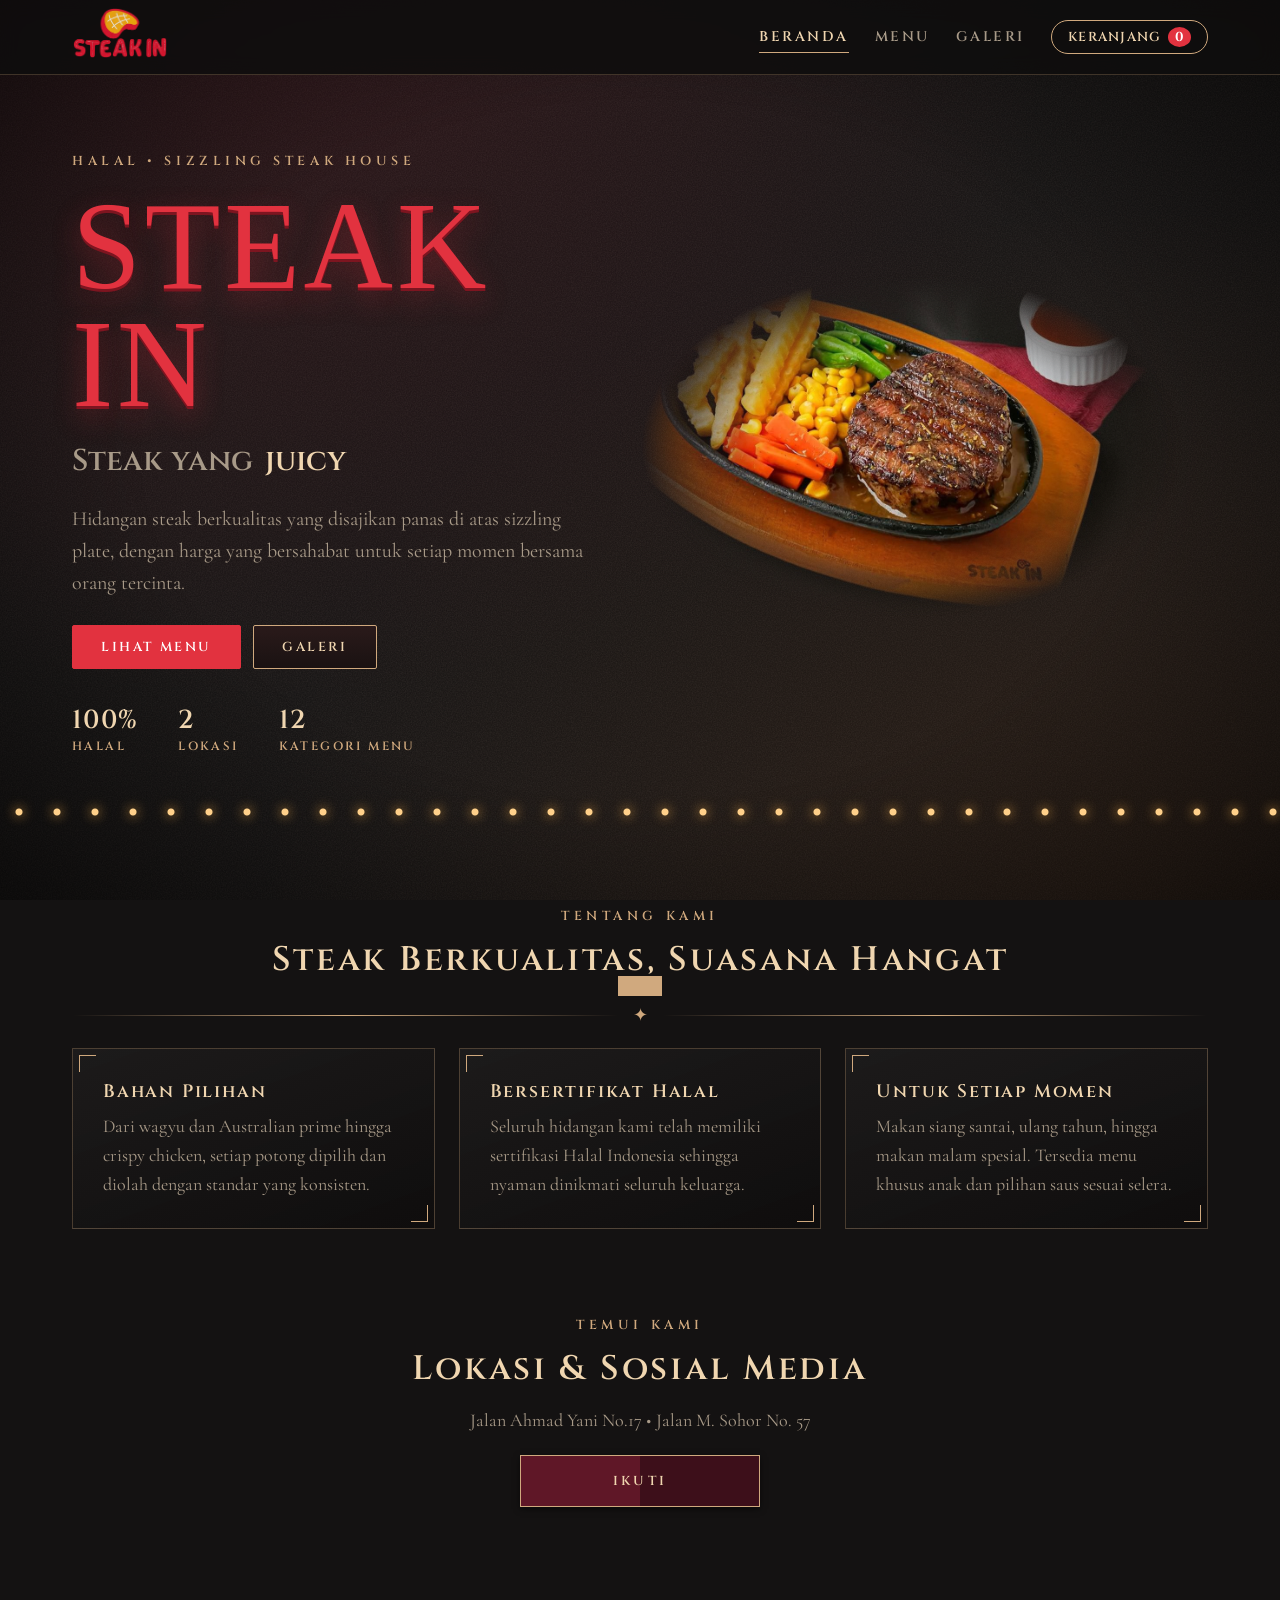
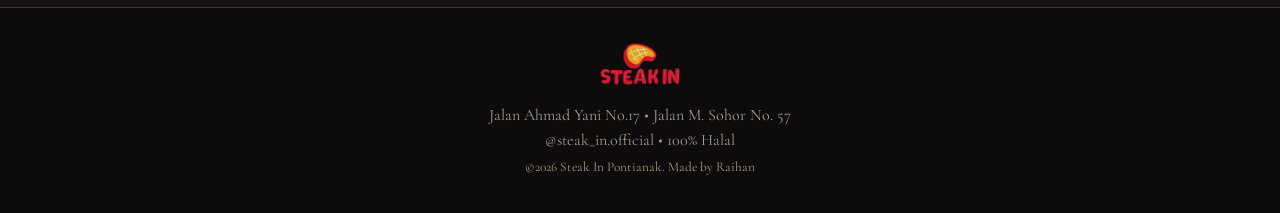
<file: index.html>
<!DOCTYPE html>
<html lang="id">
  <head>
    <meta charset="utf-8" />
    <meta name="viewport" content="width=device-width,initial-scale=1" />
    <title>Steak In</title>
    <link rel="icon" href="img/logo.png" />
    <link
      href="https://fonts.googleapis.com/css2?family=Chewy&family=Cinzel:wght@500;600&family=Cormorant+Garamond:wght@400;500;600&display=swap"
      rel="stylesheet"
    />
    <link rel="stylesheet" href="css/style.css" />
  </head>
  <body data-page="home">
    <main>
      <section class="hero">
        <div class="wrap">
          <div>
            <span class="eyebrow">Halal • Sizzling Steak House</span>
            <h1 class="logo-font">STEAK IN</h1>
            <div class="spin">
              <span>Steak yang</span>
              <div class="words">
                <span class="word">juicy</span><span class="word">crispy</span
                ><span class="word">premium</span
                ><span class="word">sizzling</span
                ><span class="word">juicy</span>
              </div>
            </div>
            <p class="lead">
              Hidangan steak berkualitas yang disajikan panas di atas sizzling
              plate, dengan harga yang bersahabat untuk setiap momen bersama
              orang tercinta.
            </p>
            <a class="btn solid" href="menu.html">Lihat Menu</a> &nbsp;
            <a class="btn" href="gallery.html">Galeri</a>
            <div class="stats">
              <div><b>100%</b>Halal</div>
              <div><b>2</b>Lokasi</div>
              <div><b>12</b>Kategori Menu</div>
            </div>
          </div>
          <div class="heroimg">
            <img src="img/hero.jpg" alt="Sizzling steak" />
          </div>
        </div>
      </section>
      <div class="lights"></div>
      <section class="sec">
        <div class="wrap">
          <div style="text-align: center">
            <span class="eyebrow">Tentang Kami</span>
            <h2>Steak Berkualitas, Suasana Hangat</h2>
            <div class="orn">✦</div>
          </div>
          <div class="grid3">
            <div class="box">
              <h3>Bahan Pilihan</h3>
              <p>
                Dari wagyu dan Australian prime hingga crispy chicken, setiap
                potong dipilih dan diolah dengan standar yang konsisten.
              </p>
            </div>
            <div class="box">
              <h3>Bersertifikat Halal</h3>
              <p>
                Seluruh hidangan kami telah memiliki sertifikasi Halal Indonesia
                sehingga nyaman dinikmati seluruh keluarga.
              </p>
            </div>
            <div class="box">
              <h3>Untuk Setiap Momen</h3>
              <p>
                Makan siang santai, ulang tahun, hingga makan malam spesial.
                Tersedia menu khusus anak dan pilihan saus sesuai selera.
              </p>
            </div>
          </div>
        </div>
      </section>
      <section class="sec" style="padding-top: 0">
        <div class="wrap" style="text-align: center">
          <span class="eyebrow">Temui Kami</span>
          <h2>Lokasi &amp; Sosial Media</h2>
          <p style="color: var(--mu)">
            Jalan Ahmad Yani No.17 • Jalan M. Sohor No. 57
          </p>
          <div class="social">
            <span>IKUTI</span>
            <a
              href="https://instagram.com/steak_in.official"
              target="_blank"
              title="Instagram"
              ><svg viewBox="0 0 24 24">
                <rect x="3" y="3" width="18" height="18" rx="5" />
                <circle cx="12" cy="12" r="4" />
                <circle cx="17.5" cy="6.5" r=".6" /></svg
            ></a>
            <a href="#" title="Lokasi"
              ><svg viewBox="0 0 24 24">
                <path d="M12 21s-7-6.2-7-11a7 7 0 0114 0c0 4.8-7 11-7 11z" />
                <circle cx="12" cy="10" r="2.5" /></svg
            ></a>
            <a href="#" title="Telepon"
              ><svg viewBox="0 0 24 24">
                <path
                  d="M5 4h4l2 5-2.5 1.5a11 11 0 005 5L15 13l5 2v4a2 2 0 01-2 2A16 16 0 013 6a2 2 0 012-2z"
                /></svg
            ></a>
          </div>
        </div>
      </section>
    </main>
    <script src="js/config.js"></script>
    <script src="js/common.js"></script>
  </body>
</html>
</file>
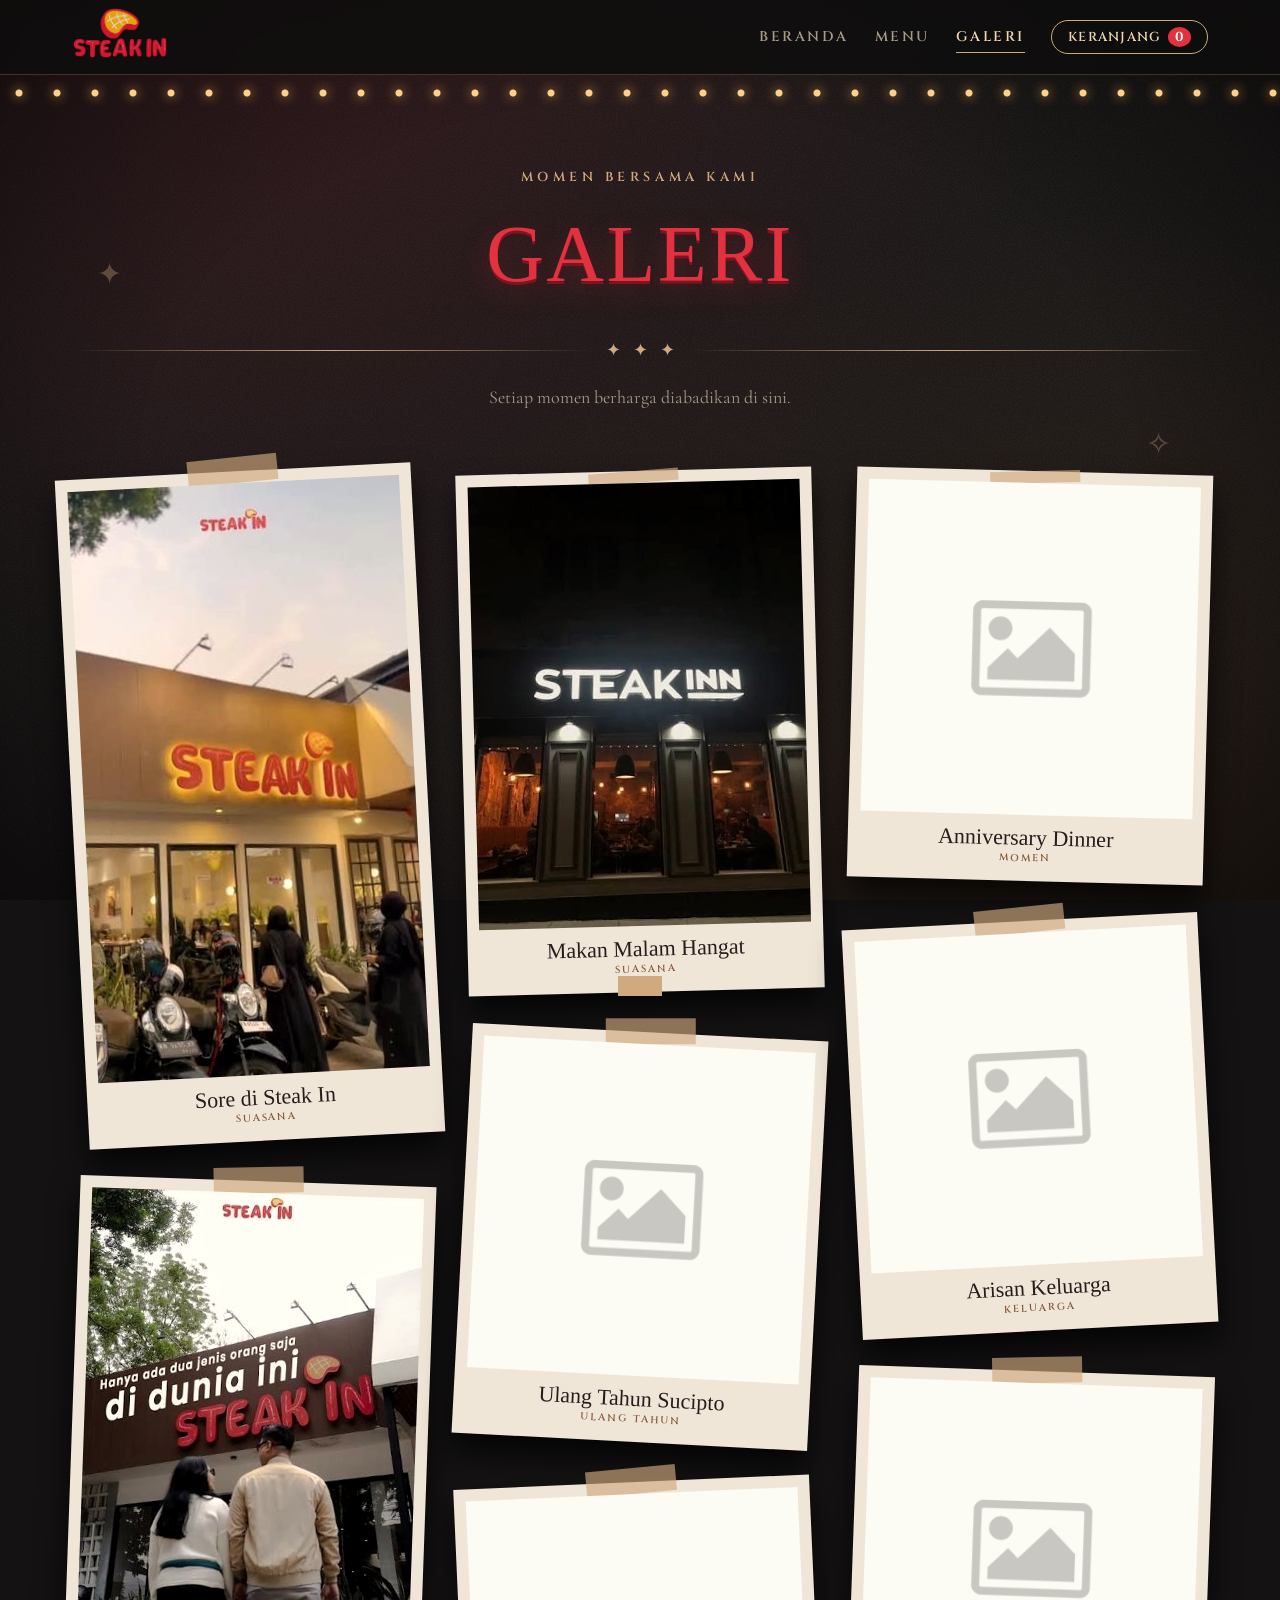
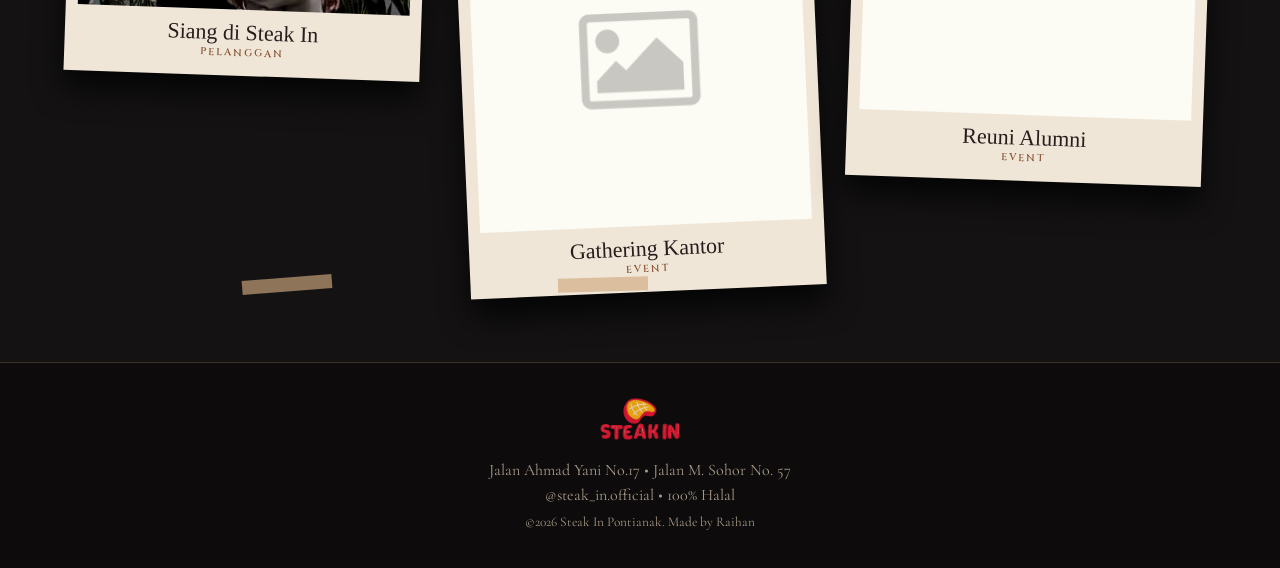
<file: gallery.html>
<!DOCTYPE html>
<html lang="id">
  <head>
    <meta charset="utf-8" />
    <meta name="viewport" content="width=device-width,initial-scale=1" />
    <title>Galeri</title>
    <link rel="icon" href="img/logo.png" />
    <link
      href="https://fonts.googleapis.com/css2?family=Chewy&family=Cinzel:wght@500;600&family=Cormorant+Garamond:wght@400;500;600&display=swap"
      rel="stylesheet"
    />
    <link rel="stylesheet" href="css/style.css" />
  </head>
  <body data-page="gallery">
    <div class="lights"></div>
    <main class="wrap">
      <span class="sp" style="left: 4%; top: 150px">✦</span
      ><span class="sp" style="right: 5%; top: 320px; animation-delay: 1s"
        >✧</span
      >
      <div class="ph">
        <span class="eyebrow">Momen Bersama Kami</span>
        <h1 class="logo-font">GALERI</h1>
        <div class="orn">✦ &nbsp; ✦ &nbsp; ✦</div>
        <p style="color: var(--mu); max-width: 560px; margin: auto">
          Setiap momen berharga diabadikan di sini.
        </p>
      </div>
      <div class="pol" id="polaroid-list"></div>
    </main>
    <div class="lb" id="lightbox"></div>
    <script src="js/config.js"></script>
    <script src="js/gallery-data.js"></script>
    <script src="js/common.js"></script>
    <script src="js/gallery-page.js"></script>
  </body>
</html>
</file>
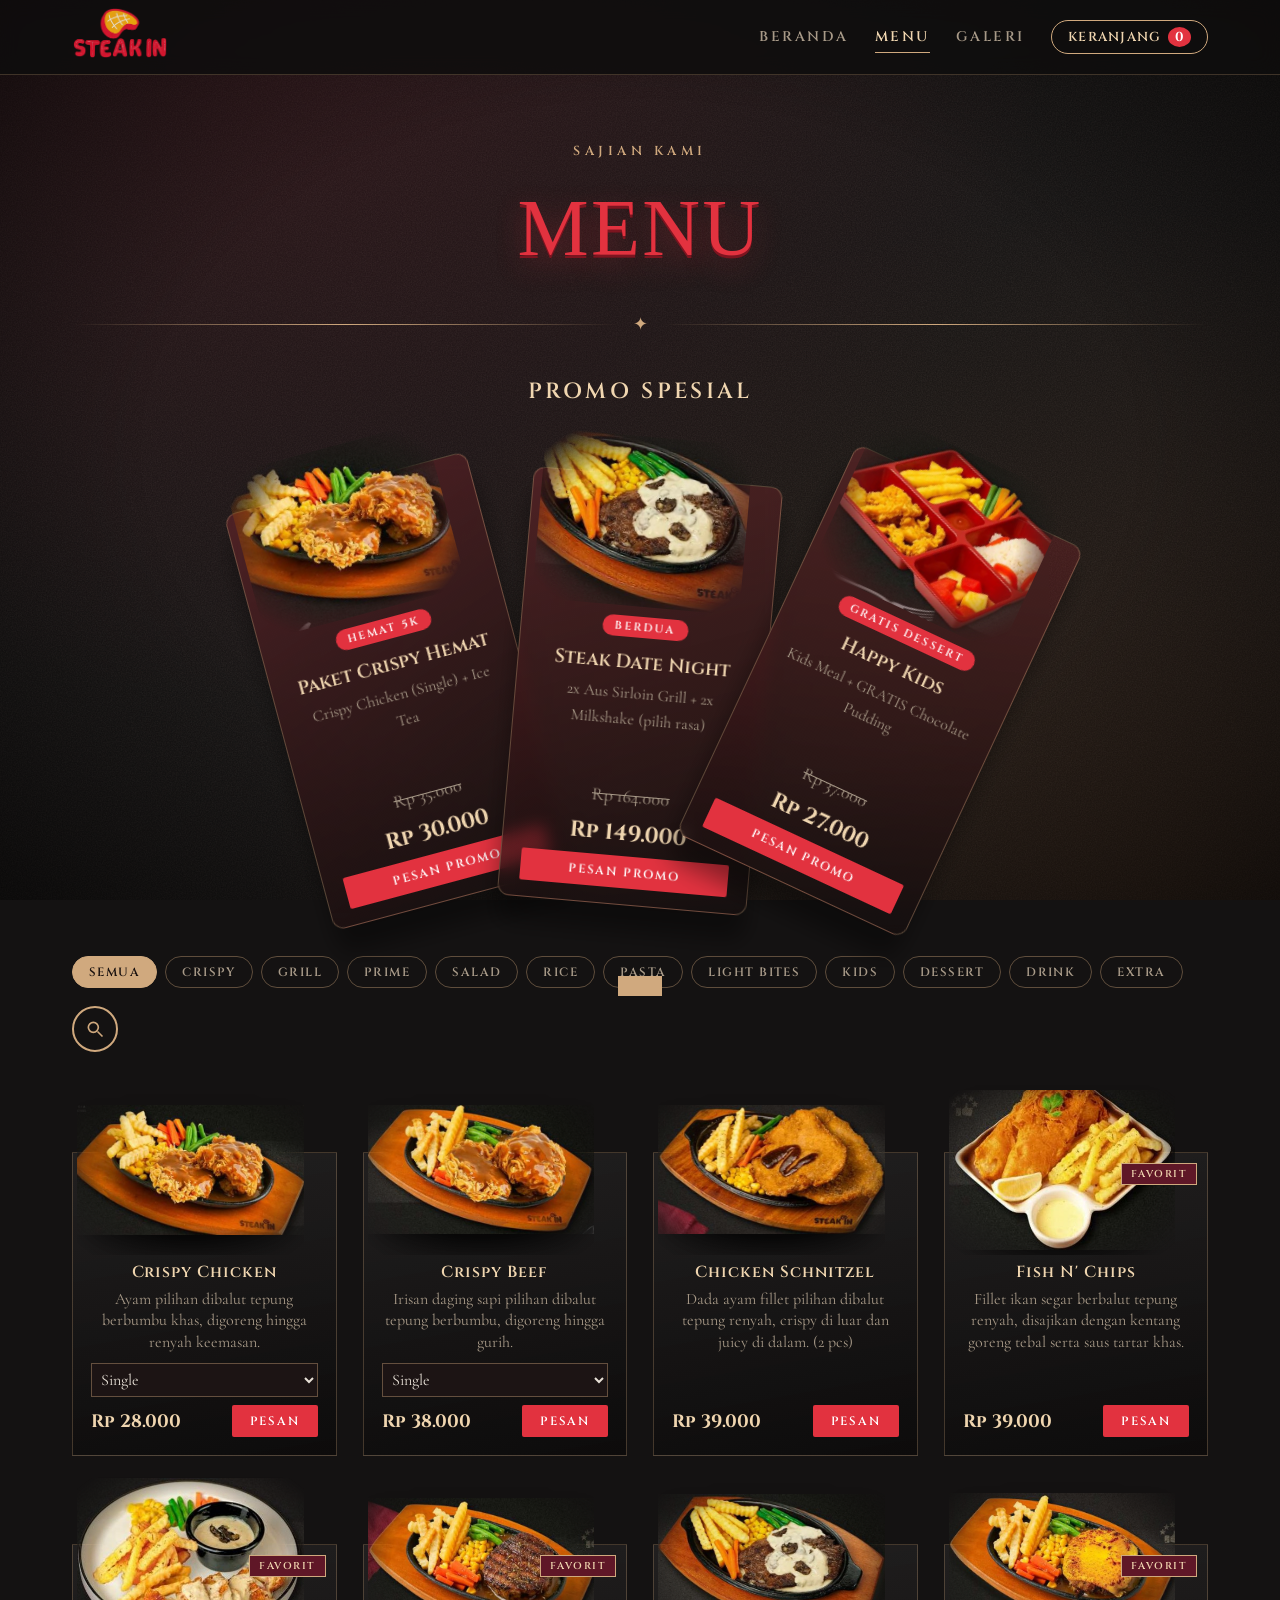
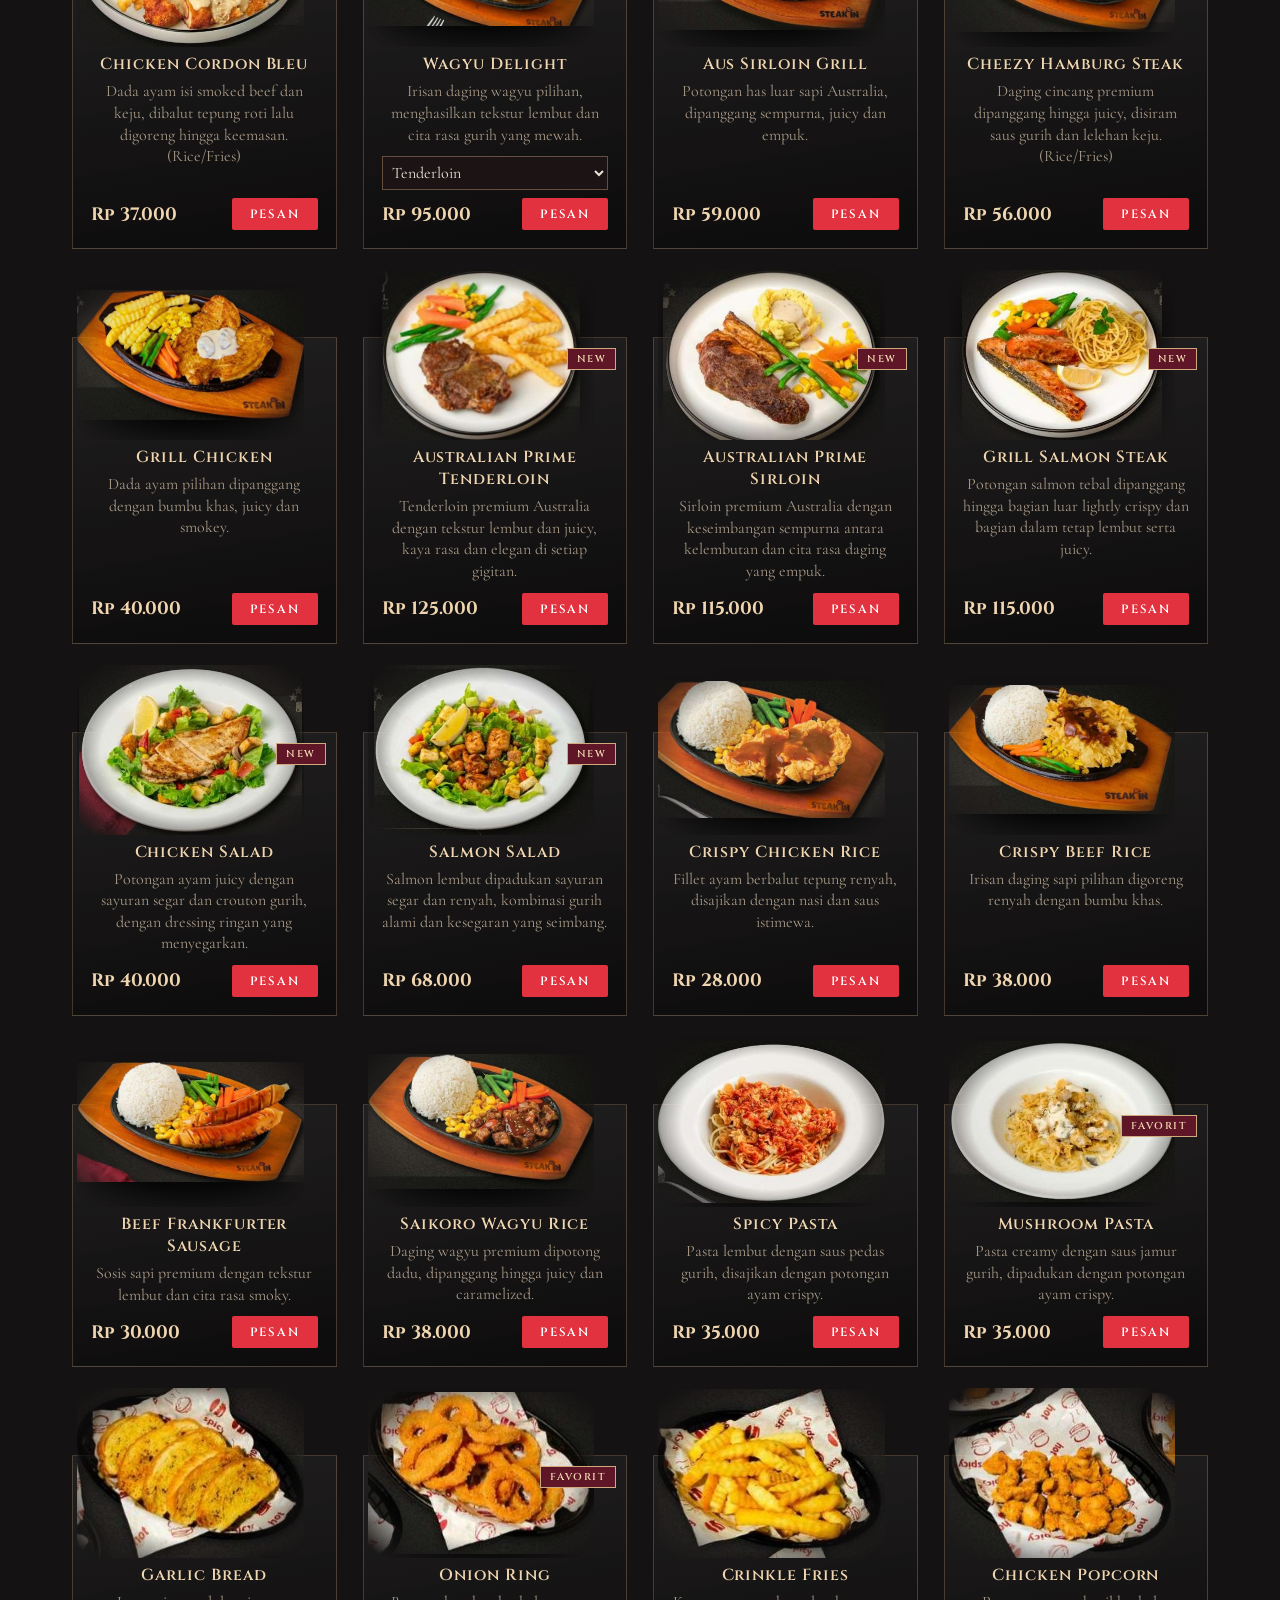
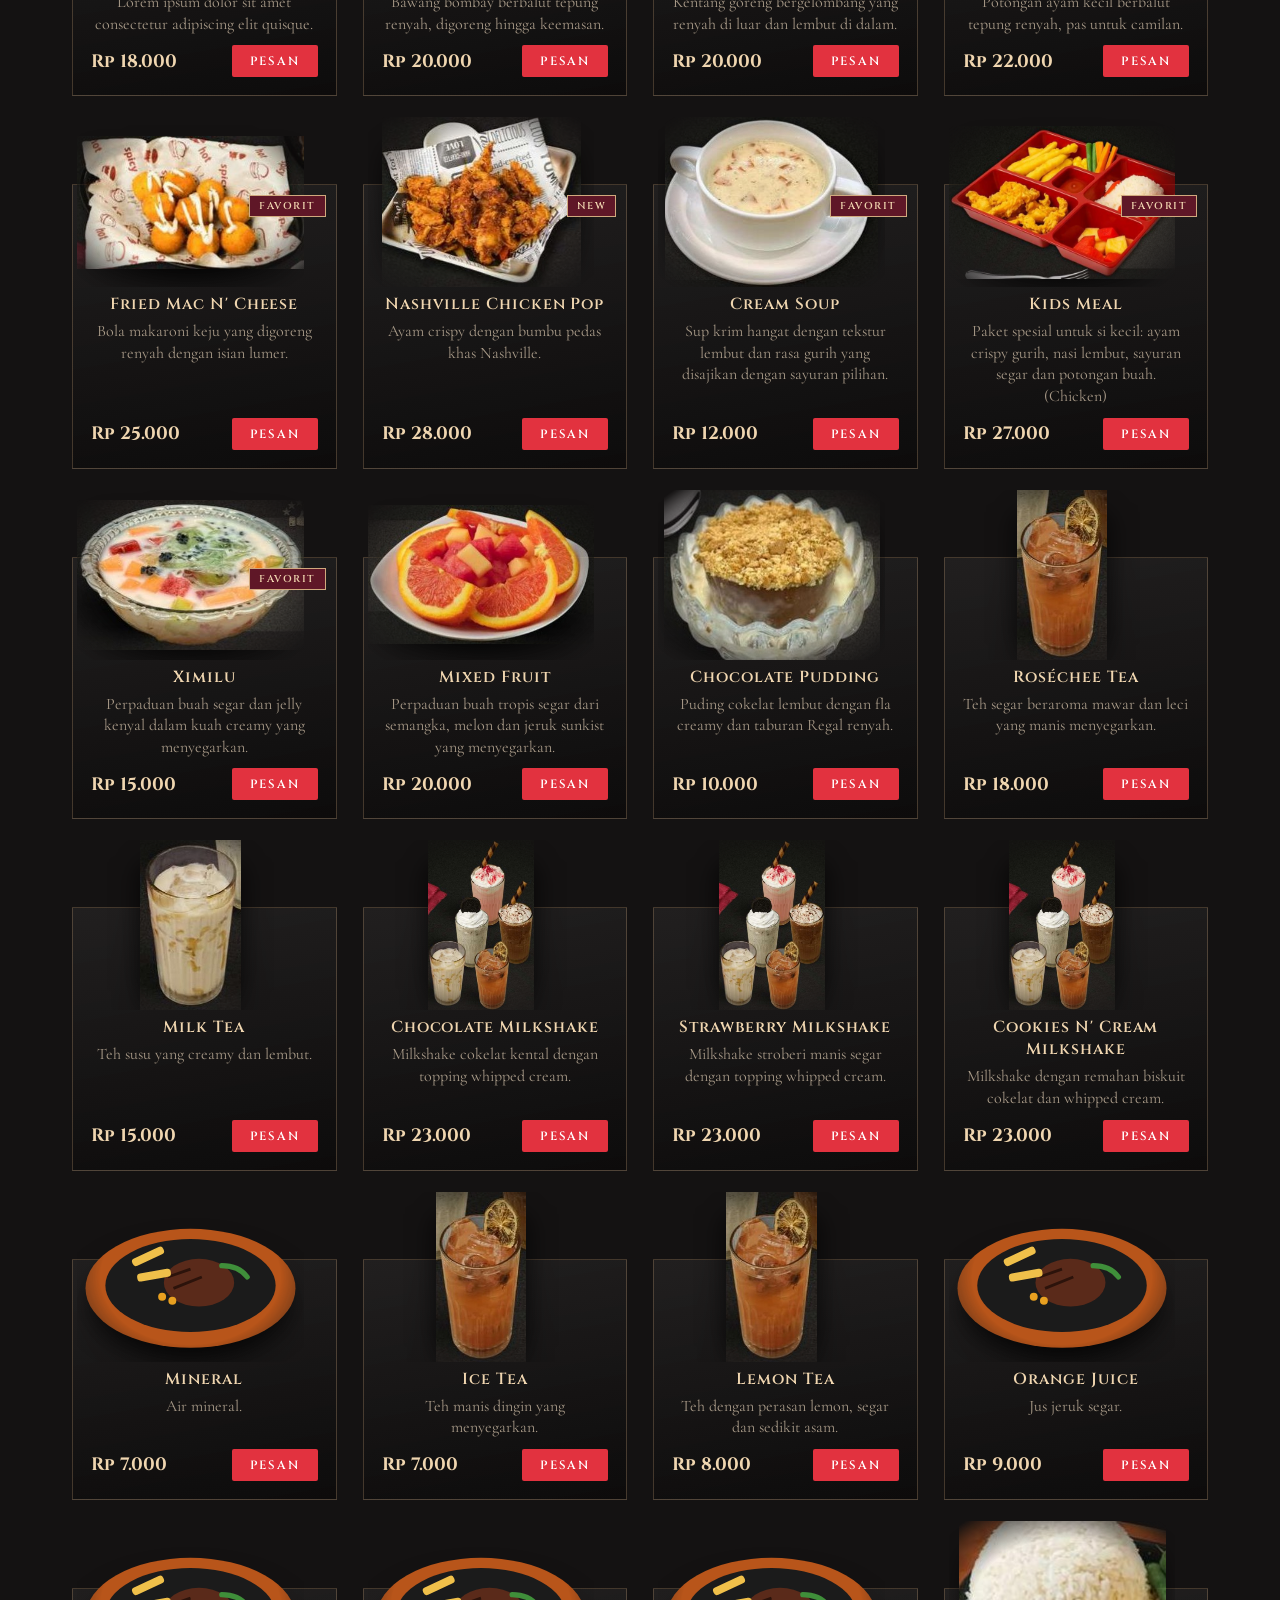
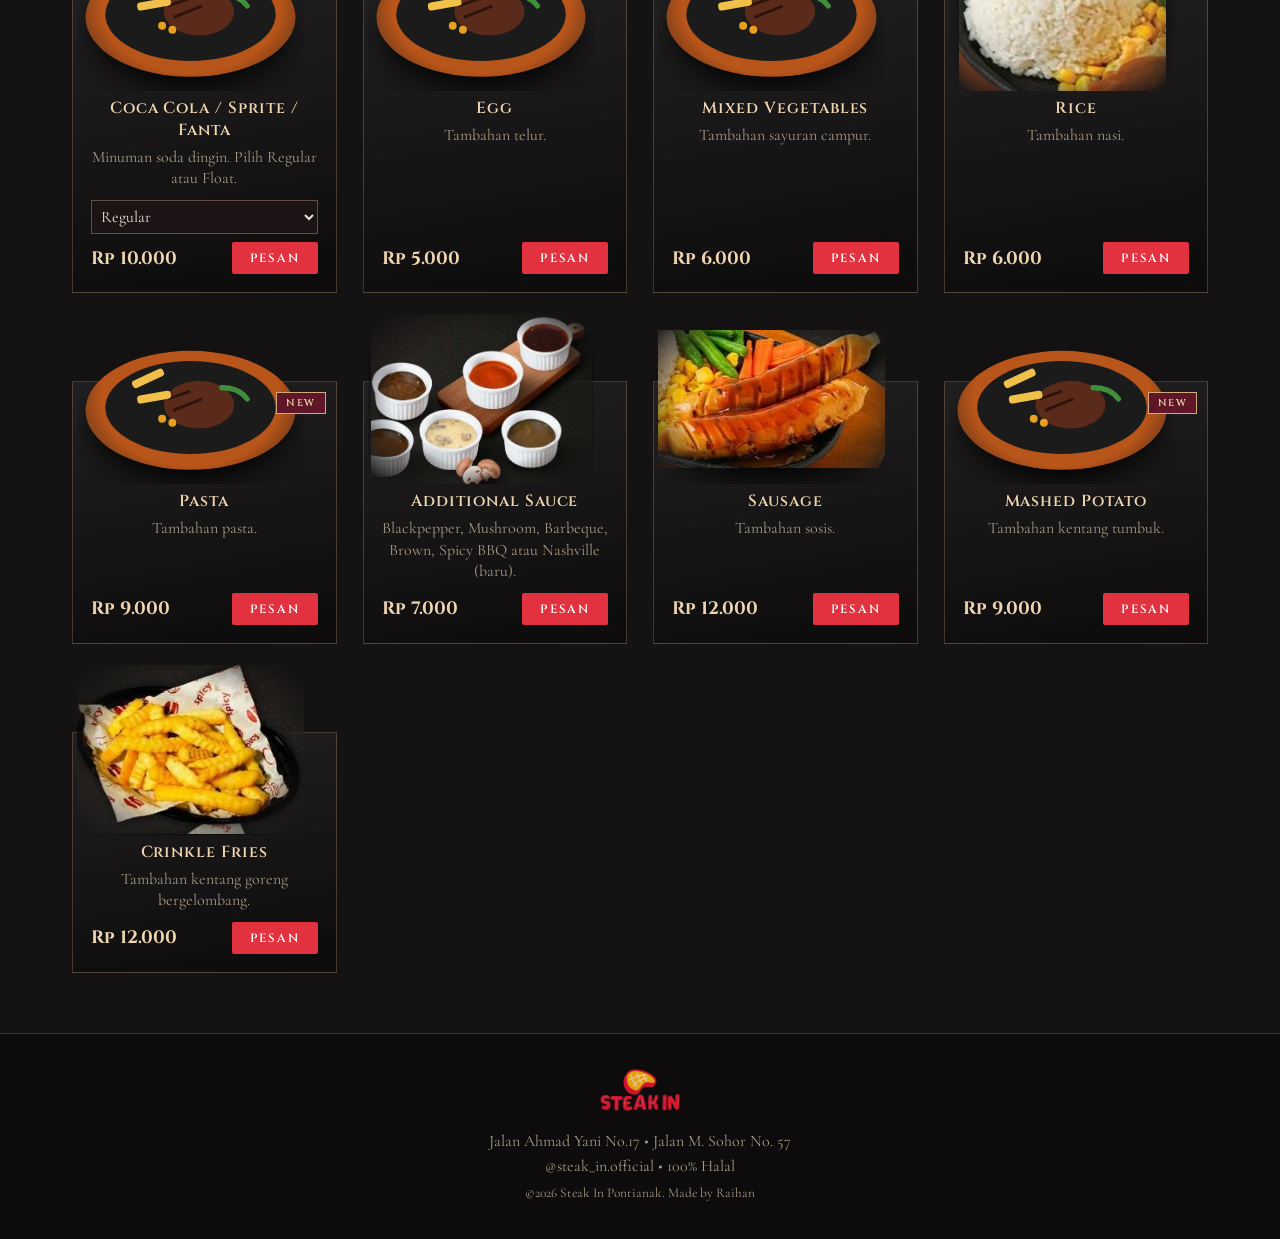
<file: menu.html>
<!DOCTYPE html>
<html lang="id">
  <head>
    <meta charset="utf-8" />
    <meta name="viewport" content="width=device-width,initial-scale=1" />
    <title>Menu</title>
    <link rel="icon" href="img/logo.png" />
    <link
      href="https://fonts.googleapis.com/css2?family=Chewy&family=Cinzel:wght@500;600&family=Cormorant+Garamond:wght@400;500;600&display=swap"
      rel="stylesheet"
    />
    <link rel="stylesheet" href="css/style.css" />
  </head>
  <body data-page="menu">
    <main class="wrap">
      <div class="ph">
        <span class="eyebrow">Sajian Kami</span>
        <h1 class="logo-font">MENU</h1>
        <div class="orn">✦</div>
      </div>
      <h2
        style="
          font: 600 22px var(--sf);
          color: var(--gold2);
          letter-spacing: 0.15em;
          text-align: center;
        "
      >
        PROMO SPESIAL
      </h2>
      <div class="promos" id="promo-list"></div>
      <div class="tools"><div class="chips" id="category-chips"></div></div>
      <div class="search">
        <label class="search-box"
          ><input
            id="search-input"
            type="search"
            placeholder="Cari menu favorit Anda..."
            aria-label="Cari menu" /><svg viewBox="0 0 24 24">
            <circle cx="10" cy="10" r="6" />
            <path d="M15 15l6 6" /></svg
        ></label>
      </div>
      <div class="menu" id="menu-list"></div>
    </main>
    <script src="js/config.js"></script>
    <script src="js/menu-data.js"></script>
    <script src="js/promo-data.js"></script>
    <script src="js/common.js"></script>
    <script src="js/menu-page.js"></script>
  </body>
</html>
</file>
<file: css/style.css>
:root {
  --bg: #131111;
  --gold: #d0a97e;
  --gold2: #f0d6b0;
  --red: #e2323f;
  --wood: #c4621a;
  --burg: #5f1727;
  --tx: #e9e2d8;
  --mu: #a89a88;
  --hf: "Chewy", "Comic Sans MS", cursive;
  --sf: "Cinzel", Georgia, serif;
  --bf: "Cormorant Garamond", Georgia, serif;
}
* {
  box-sizing: border-box;
  margin: 0;
}
html {
  scroll-behavior: smooth;
}
body {
  color: var(--tx);
  font: 18px/1.6 var(--bf);
  min-height: 100vh;
  background: radial-gradient(
      ellipse at 20% 0,
      rgba(140, 30, 50, 0.2),
      transparent 55%
    ),
    radial-gradient(
      ellipse at 90% 100%,
      rgba(196, 98, 26, 0.1),
      transparent 55%
    ),
    url("data:image/svg+xml,%3Csvg xmlns='http://www.w3.org/2000/svg' width='220' height='220'%3E%3Cfilter id='n'%3E%3CfeTurbulence type='fractalNoise' baseFrequency='.8' numOctaves='3' stitchTiles='stitch'/%3E%3CfeColorMatrix values='0 0 0 0 .8 0 0 0 0 .7 0 0 0 0 .6 0 0 0 .09 0'/%3E%3C/filter%3E%3Crect width='100%25' height='100%25' filter='url(%23n)'/%3E%3C/svg%3E"),
    #141212;
  background-attachment: fixed;
}
body::after {
  content: "";
  position: fixed;
  inset: 0;
  pointer-events: none;
  background: radial-gradient(
    ellipse at center,
    transparent 55%,
    rgba(0, 0, 0, 0.55)
  );
  z-index: 0;
}
a {
  color: inherit;
  text-decoration: none;
}
button {
  font: inherit;
  cursor: pointer;
}
img {
  max-width: 100%;
}
.wrap {
  max-width: 1180px;
  margin: auto;
  padding: 0 22px;
  position: relative;
  z-index: 1;
}
.nav {
  position: sticky;
  top: 0;
  z-index: 50;
  background: rgba(15, 13, 13, 0.85);
  backdrop-filter: blur(10px);
  border-bottom: 1px solid rgba(208, 169, 126, 0.25);
}
.nav .wrap {
  display: flex;
  align-items: center;
  gap: 26px;
  height: 74px;
}
.nav img.lg {
  height: 52px;
}
.links {
  display: flex;
  gap: 26px;
  margin-left: auto;
  font: 600 14px var(--sf);
  letter-spacing: 0.18em;
  text-transform: uppercase;
}
.links a {
  padding: 6px 0;
  border-bottom: 1px solid transparent;
  color: var(--mu);
  transition: 0.3s;
}
.links a:hover,
.links a.on {
  color: var(--gold2);
  border-color: var(--gold);
}
.cartbtn {
  background: none;
  border: 1px solid var(--gold);
  color: var(--gold2);
  border-radius: 30px;
  padding: 7px 16px;
  font: 600 13px var(--sf);
  letter-spacing: 0.1em;
}
.cartbtn b {
  background: var(--red);
  color: #fff;
  border-radius: 50%;
  padding: 1px 7px;
  margin-left: 6px;
}
h1,
h2,
h3 {
  font-weight: 400;
}
.logo-font {
  font-family: var(--hf);
  color: var(--red);
  text-shadow: 0 3px 0 #7d1520, 0 10px 28px rgba(226, 50, 63, 0.35);
  letter-spacing: 0.03em;
}
.eyebrow {
  font: 600 13px var(--sf);
  letter-spacing: 0.35em;
  color: var(--gold);
  text-transform: uppercase;
}
.sec {
  padding: 80px 0;
}
.sec h2 {
  font: 600 34px var(--sf);
  color: var(--gold2);
  letter-spacing: 0.08em;
  margin: 8px 0 14px;
}
.orn {
  display: flex;
  align-items: center;
  gap: 14px;
  color: var(--gold);
  margin: 18px 0;
}
.orn::before,
.orn::after {
  content: "";
  flex: 1;
  height: 1px;
  background: linear-gradient(90deg, transparent, var(--gold), transparent);
}
.hero {
  padding: 70px 0 40px;
}
.hero .wrap {
  display: grid;
  grid-template-columns: 1.05fr 1fr;
  gap: 30px;
  align-items: center;
}
.hero h1 {
  font-size: clamp(64px, 10vw, 124px);
  line-height: 0.95;
  margin: 14px 0;
}
.spin {
  display: flex;
  align-items: center;
  gap: 0.4em;
  font: 600 clamp(20px, 3vw, 30px) var(--sf);
  color: var(--mu);
  height: 1.6em;
}
.words {
  height: 1.35em;
  overflow: hidden;
  position: relative;
}
.words::after {
  content: "";
  position: absolute;
  inset: 0;
  background: transparent;
  z-index: 2;
}
.word {
  display: block;
  height: 1.6em;
  color: var(--gold2);
  animation: sp 8s infinite;
}
@keyframes sp {
  8% {
    transform: translateY(-102%);
  }
  25% {
    transform: translateY(-100%);
  }
  33% {
    transform: translateY(-202%);
  }
  50% {
    transform: translateY(-200%);
  }
  58% {
    transform: translateY(-302%);
  }
  75% {
    transform: translateY(-300%);
  }
  83% {
    transform: translateY(-402%);
  }
  100% {
    transform: translateY(-400%);
  }
}
.lead {
  color: var(--mu);
  max-width: 520px;
  margin: 18px 0 26px;
  font-size: 20px;
}
.btn {
  display: inline-block;
  border: 1px solid var(--gold);
  color: var(--gold2);
  padding: 12px 28px;
  font: 600 13px var(--sf);
  letter-spacing: 0.2em;
  text-transform: uppercase;
  background: linear-gradient(#2a1a1a, #1a1212);
  transition: 0.3s;
  border-radius: 2px;
}
.btn:hover {
  background: var(--red);
  border-color: var(--red);
  color: #fff;
  box-shadow: 0 8px 24px rgba(226, 50, 63, 0.35);
}
.btn.solid {
  background: var(--red);
  border-color: var(--red);
  color: #fff;
}
.heroimg {
  position: relative;
  animation: fl 6s ease-in-out infinite;
}
.heroimg img {
  width: 110%;
  margin-left: -5%;
  -webkit-mask: radial-gradient(
    ellipse 50% 50% at 50% 50%,
    #000 55%,
    transparent 100%
  );
  mask: radial-gradient(ellipse 50% 50% at 50% 50%, #000 55%, transparent 100%);
  filter: drop-shadow(0 30px 40px #000);
}
@keyframes fl {
  50% {
    transform: translateY(-12px);
  }
}
.stats {
  display: flex;
  gap: 40px;
  margin-top: 34px;
  font: 600 12px var(--sf);
  letter-spacing: 0.2em;
  color: var(--gold);
  text-transform: uppercase;
}
.stats b {
  display: block;
  font: 600 26px var(--sf);
  color: var(--gold2);
  letter-spacing: 0.05em;
}
.grid3 {
  display: grid;
  grid-template-columns: repeat(auto-fit, minmax(260px, 1fr));
  gap: 24px;
}
.box {
  border: 1px solid rgba(208, 169, 126, 0.3);
  background: linear-gradient(
    160deg,
    rgba(255, 255, 255, 0.04),
    rgba(0, 0, 0, 0.25)
  );
  padding: 30px;
  position: relative;
}
.box h3 {
  font: 600 18px var(--sf);
  color: var(--gold2);
  letter-spacing: 0.1em;
  margin-bottom: 8px;
}
.box p {
  color: var(--mu);
}
.box::before,
.box::after {
  content: "";
  position: absolute;
  width: 16px;
  height: 16px;
  border: 1px solid var(--gold);
}
.box::before {
  top: 6px;
  left: 6px;
  border-right: 0;
  border-bottom: 0;
}
.box::after {
  bottom: 6px;
  right: 6px;
  border-left: 0;
  border-top: 0;
}
.social {
  position: relative;
  display: flex;
  height: 52px;
  width: 240px;
  background: #221616;
  overflow: hidden;
  margin: 20px auto;
  box-shadow: 0 2px 6px #0008;
  transition: 0.3s;
  border: 1px solid var(--gold);
}
.social::before,
.social::after {
  content: "";
  position: absolute;
  width: 50%;
  height: 100%;
  transition: 0.25s linear;
  z-index: 1;
}
.social::before {
  left: 0;
  background: var(--burg);
}
.social::after {
  right: 0;
  background: #3d0f1a;
}
.social:hover {
  box-shadow: 0 14px 28px #000a;
}
.social:hover span {
  opacity: 0;
  z-index: -3;
}
.social:hover::before {
  opacity: 0.5;
  transform: translateY(-100%);
}
.social:hover::after {
  opacity: 0.5;
  transform: translateY(100%);
}
.social span {
  position: absolute;
  inset: 0;
  display: flex;
  align-items: center;
  justify-content: center;
  font: 600 13px var(--sf);
  letter-spacing: 0.25em;
  color: var(--gold2);
  z-index: 2;
  transition: opacity 0.25s;
}
.social a {
  flex: 1;
  display: flex;
  align-items: center;
  justify-content: center;
  color: var(--gold2);
  transition: 0.25s;
  position: relative;
}
.social a:hover {
  background: rgba(208, 169, 126, 0.25);
  animation: bn 0.4s linear;
}
.social svg {
  height: 22px;
  fill: none;
  stroke: currentColor;
  stroke-width: 1.8;
}
@keyframes bn {
  40% {
    transform: scale(1.4);
  }
  60% {
    transform: scale(0.8);
  }
  80% {
    transform: scale(1.2);
  }
  100% {
    transform: scale(1);
  }
}
footer {
  border-top: 1px solid rgba(208, 169, 126, 0.25);
  padding: 34px 0;
  text-align: center;
  color: var(--mu);
  font-size: 16px;
  position: relative;
  z-index: 1;
  background: rgba(0, 0, 0, 0.35);
}
footer img {
  height: 44px;
  margin-bottom: 8px;
}
.ph {
  padding: 60px 0 20px;
  text-align: center;
}
.ph h1 {
  font-size: clamp(46px, 7vw, 80px);
}
.tools {
  display: flex;
  flex-wrap: wrap;
  gap: 14px;
  align-items: center;
  justify-content: space-between;
  margin: 24px 0;
}
.chips {
  display: flex;
  flex-wrap: wrap;
  gap: 8px;
}
.chip {
  background: none;
  border: 1px solid rgba(208, 169, 126, 0.4);
  color: var(--mu);
  padding: 7px 16px;
  font: 600 12px var(--sf);
  letter-spacing: 0.12em;
  text-transform: uppercase;
  border-radius: 30px;
  transition: 0.3s;
}
.chip:hover,
.chip.on {
  background: var(--gold);
  color: #1a1210;
  border-color: var(--gold);
}
.promos {
  display: flex;
  justify-content: center;
  align-items: center;
  padding: 20px 0 40px;
  flex-wrap: wrap;
  gap: 50px;
}

@media (max-width: 820px) {
  .promos {
    gap: 50px;
  }
}

.glass {
  width: 250px;
  min-height: 330px;
  margin: 0 -30px;
  padding: 22px 20px 16px;
  border: 1px solid rgba(208, 169, 126, 0.35);
  border-radius: 12px;
  background: linear-gradient(
    160deg,
    rgba(226, 50, 63, 0.22),
    rgba(20, 14, 14, 0.85)
  );
  box-shadow: 0 25px 25px #0006;
  backdrop-filter: blur(8px);
  transform: rotate(calc(var(--r) * 1deg));
  transition: 0.5s;
  display: flex;
  flex-direction: column;
  text-align: center;
}
.promos:hover .glass {
  transform: none;
  margin: 0 10px;
}
.glass .tag {
  align-self: center;
  background: var(--red);
  color: #fff;
  font: 600 11px var(--sf);
  letter-spacing: 0.2em;
  padding: 3px 12px;
  border-radius: 20px;
}
.glass h3 {
  font: 600 19px var(--sf);
  color: var(--gold2);
  margin: 12px 0 6px;
}
.glass p {
  color: var(--mu);
  font-size: 16px;
  flex: 1;
}
.glass s {
  color: var(--mu);
}
.glass .pr {
  font: 700 22px var(--sf);
  color: var(--gold2);
  margin: 8px 0;
}
.menu {
  display: grid;
  grid-template-columns: repeat(auto-fill, minmax(250px, 1fr));
  gap: 88px 26px;
  padding: 90px 0 60px;
}
.card {
  position: relative;
  padding: 0 18px 18px;
  text-align: center;
  border: 1px solid rgba(208, 169, 126, 0.28);
  background: linear-gradient(
    170deg,
    rgba(255, 255, 255, 0.06),
    rgba(0, 0, 0, 0.35)
  );
  display: flex;
  flex-direction: column;
  transition: 0.3s;
}
.card:hover {
  border-color: var(--gold);
  box-shadow: 0 20px 40px #000a;
}
.pic {
  width: 112%;
  margin: -68px -6% 6px;
  height: 170px;
  object-fit: contain;
  filter: drop-shadow(0 22px 14px rgba(0, 0, 0, 0.75));
  transition: 0.45s cubic-bezier(0.2, 0.9, 0.3, 1.3);
  position: relative;
  z-index: 2;
}
.card:hover .pic {
  transform: translateY(-10px) rotate(-4deg) scale(1.08);
}
.card h3 {
  font: 600 16px var(--sf);
  letter-spacing: 0.06em;
  color: var(--gold2);
}
.card .d {
  color: var(--mu);
  font-size: 16px;
  line-height: 1.35;
  margin: 6px 0 10px;
  flex: 1;
}
.badge {
  position: absolute;
  top: 10px;
  right: 10px;
  z-index: 3;
  background: var(--burg);
  color: var(--gold2);
  font: 600 10px var(--sf);
  letter-spacing: 0.15em;
  padding: 3px 9px;
  border: 1px solid var(--gold);
}
.card select {
  background: #1c1414;
  color: var(--tx);
  border: 1px solid rgba(208, 169, 126, 0.4);
  padding: 5px;
  font: 16px var(--bf);
  margin-bottom: 8px;
}
.row {
  display: flex;
  align-items: center;
  justify-content: space-between;
  gap: 8px;
}
.price {
  font: 700 18px var(--sf);
  color: var(--gold2);
}
.add {
  background: var(--red);
  color: #fff;
  border: 0;
  padding: 8px 18px;
  font: 600 12px var(--sf);
  letter-spacing: 0.15em;
  border-radius: 2px;
  transition: 0.3s;
}
.add:hover {
  background: #ff4855;
  transform: translateY(-2px);
}
.note {
  border: 1px dashed rgba(208, 169, 126, 0.4);
  padding: 10px 16px;
  color: var(--gold);
  font: 600 13px var(--sf);
  letter-spacing: 0.06em;
  text-align: center;
  margin: 0 0 -30px;
}
.empty {
  text-align: center;
  color: var(--mu);
  padding: 60px 0;
  grid-column: 1/-1;
}
.ov {
  position: fixed;
  inset: 0;
  background: rgba(0, 0, 0, 0.65);
  opacity: 0;
  pointer-events: none;
  transition: 0.3s;
  z-index: 90;
}
.ov.show {
  opacity: 1;
  pointer-events: auto;
}
.drawer {
  position: fixed;
  top: 0;
  right: 0;
  height: 100%;
  width: min(420px, 100%);
  background: #171212;
  border-left: 1px solid var(--gold);
  z-index: 100;
  transform: translateX(100%);
  transition: 0.4s;
  display: flex;
  flex-direction: column;
  padding: 22px;
}
.drawer.show {
  transform: none;
}
.drawer h2 {
  font: 600 22px var(--sf);
  color: var(--gold2);
  letter-spacing: 0.1em;
  display: flex;
  justify-content: space-between;
}
.x {
  background: none;
  border: 0;
  color: var(--gold2);
  font-size: 26px;
}
.items {
  flex: 1;
  overflow: auto;
  margin: 14px 0;
}
.it {
  display: flex;
  gap: 10px;
  align-items: center;
  padding: 12px 0;
  border-bottom: 1px solid rgba(208, 169, 126, 0.2);
}
.it div:first-child {
  flex: 1;
  line-height: 1.25;
}
.it small {
  color: var(--mu);
}
.q {
  display: flex;
  align-items: center;
  gap: 8px;
}
.q button {
  width: 26px;
  height: 26px;
  border-radius: 50%;
  background: none;
  border: 1px solid var(--gold);
  color: var(--gold2);
}
.tot {
  display: flex;
  justify-content: space-between;
  font: 700 20px var(--sf);
  color: var(--gold2);
  margin-bottom: 14px;
}
.modal {
  position: fixed;
  inset: 0;
  display: grid;
  place-items: center;
  z-index: 120;
  background: rgba(0, 0, 0, 0.75);
  opacity: 0;
  pointer-events: none;
  transition: 0.3s;
}
.modal.show {
  opacity: 1;
  pointer-events: auto;
}
.mb {
  width: min(420px, 92%);
  text-align: center;
  padding: 36px 28px;
  background: linear-gradient(160deg, #241717, #120d0d);
  border: 1px solid var(--gold);
  box-shadow: 0 30px 80px #000;
  transform: scale(0.8);
  transition: 0.4s cubic-bezier(0.2, 1.4, 0.4, 1);
}
.modal.show .mb {
  transform: none;
}
.mb h2 {
  font: 600 24px var(--sf);
  color: var(--gold2);
  margin: 14px 0 6px;
}
.mb p {
  color: var(--mu);
}
.mb svg {
  width: 90px;
}
.mb circle {
  stroke-dasharray: 190;
  stroke-dashoffset: 190;
}
.mb path {
  stroke-dasharray: 50;
  stroke-dashoffset: 50;
}
.modal.show circle {
  animation: dr 0.7s 0.2s forwards;
}
.modal.show path {
  animation: dr 0.4s 0.8s forwards;
}
@keyframes dr {
  to {
    stroke-dashoffset: 0;
  }
}
.toast {
  position: fixed;
  bottom: 24px;
  left: 50%;
  transform: translate(-50%, 120px);
  background: var(--gold);
  color: #1a1210;
  padding: 10px 22px;
  font: 600 13px var(--sf);
  letter-spacing: 0.08em;
  z-index: 130;
  transition: 0.4s;
}
.toast.show {
  transform: translate(-50%, 0);
}
.lights {
  height: 26px;
  background: radial-gradient(circle, #ffd08a 0 3px, transparent 4px) 0 8px/38px
    20px repeat-x;
  filter: drop-shadow(0 0 6px #ffb44a);
  animation: tw 3s infinite alternate;
  position: relative;
  z-index: 1;
}
@keyframes tw {
  to {
    opacity: 0.55;
  }
}
.pol {
  columns: 3 260px;
  column-gap: 34px;
  padding: 40px 0 70px;
}
.po {
  break-inside: avoid;
  background: #efe6d8;
  padding: 12px 12px 16px;
  margin: 0 0 40px;
  position: relative;
  box-shadow: 0 18px 30px #000b;
  transform: rotate(var(--r));
  transition: 0.35s;
  cursor: zoom-in;
  color: #2a1c1c;
}
.po:hover {
  transform: rotate(0) scale(1.04);
  z-index: 3;
}
.po img {
  width: 100%;
  display: block;
  filter: sepia(0.15) contrast(1.05);
}
.po b {
  display: block;
  font: 400 22px var(--hf);
  text-align: center;
  margin-top: 10px;
}
.po small {
  display: block;
  text-align: center;
  font: 600 10px var(--sf);
  letter-spacing: 0.2em;
  color: #8a5a3a;
}
.po::before {
  content: "";
  position: absolute;
  top: -14px;
  left: 50%;
  width: 90px;
  height: 26px;
  margin-left: -45px;
  background: rgba(208, 169, 126, 0.65);
  transform: rotate(-3deg);
}
.lb {
  position: fixed;
  inset: 0;
  background: rgba(0, 0, 0, 0.92);
  display: none;
  place-items: center;
  z-index: 140;
  cursor: zoom-out;
}
.lb.show {
  display: grid;
}
.lb img {
  max-height: 90vh;
  max-width: 92vw;
  border: 8px solid #efe6d8;
}
.sp {
  position: absolute;
  color: var(--gold);
  opacity: 0.35;
  font-size: 30px;
  animation: fl 5s ease-in-out infinite;
}
@media (max-width: 820px) {
  .hero .wrap {
    grid-template-columns: 1fr;
  }
  .links {
    gap: 14px;
    font-size: 11px;
  }
  .nav .wrap {
    gap: 12px;
  }
  .nav img.lg {
    height: 40px;
  }
  .glass {
    margin: 8px;
  }
}

/* Search: bulat -> memanjang selebar halaman */
.search {
  display: flex;
  justify-content: flex-start;
  margin: 0 0 10px;
}
.search-box {
  position: relative;
  width: 46px;
  height: 46px;
  transition: width 0.6s cubic-bezier(0.3, 0.8, 0.3, 1);
}
.search-box:focus-within,
.search-box.filled {
  width: 100%;
}
.search-box input {
  width: 100%;
  height: 100%;
  border-radius: 23px;
  border: 2px solid var(--gold);
  background: transparent;
  color: var(--tx);
  font: 19px var(--bf);
  padding: 0 20px 0 48px;
  outline: 0;
  cursor: pointer;
  transition: background 0.3s;
}
.search-box:focus-within input,
.search-box.filled input {
  background: rgba(0, 0, 0, 0.45);
  cursor: text;
}
.search-box input::placeholder {
  color: transparent;
}
.search-box input:focus::placeholder {
  color: var(--mu);
}
.search-box svg {
  position: absolute;
  left: 12px;
  top: 11px;
  height: 20px;
  stroke: var(--gold);
  fill: none;
  stroke-width: 2;
  pointer-events: none;
}
.tools {
  margin: 10px 0 18px;
}
/* Foto promo (keluar dari kartu) */
.promos {
  padding-top: 70px;
}
.glass {
  min-height: 430px;
}
.promo-photo {
  width: 112%;
  margin: -62px -6% 10px;
  height: 170px;
  object-fit: cover;
  border-radius: 12px;
  filter: drop-shadow(0 18px 14px rgba(0, 0, 0, 0.7));
  -webkit-mask: radial-gradient(
    ellipse 62% 62% at 50% 50%,
    #000 60%,
    transparent 100%
  );
  mask: radial-gradient(ellipse 62% 62% at 50% 50%, #000 60%, transparent 100%);
  transition: 0.45s;
  position: relative;
  z-index: 2;
}
.glass:hover .promo-photo {
  transform: translateY(-8px) rotate(-3deg) scale(1.06);
}

/* Foto menu: tepi memudar supaya menyatu dengan kartu */
.pic {
  -webkit-mask: radial-gradient(
    ellipse 66% 66% at 50% 50%,
    #000 60%,
    transparent 100%
  );
  mask: radial-gradient(ellipse 66% 66% at 50% 50%, #000 60%, transparent 100%);
}

/* Search: lingkaran sempurna sebelum diklik (padding baru muncul saat melebar) */
.search-box input {
  padding: 0;
  min-width: 0;
  -webkit-appearance: none;
  appearance: none;
  transition: background 0.3s, padding 0.3s;
}
.search-box:focus-within input,
.search-box.filled input {
  padding: 0 20px 0 48px;
}
.search-box svg {
  left: 13px;
  top: 13px;
}

/* ===== Tombol bayar: adaptasi referensi Uiverse (struktur & animasi sama, warna disesuaikan tema) ===== */
.pay {
  --primary: #e2323f;
  --neutral-1: #f6e6cc;
  --neutral-2: #d9b98b;
  --radius: 14px;
  cursor: pointer;
  color: #2a1410;
  background: transparent;
  border-radius: var(--radius);
  text-shadow: 0 1px 1px rgba(0, 0, 0, 0.3);
  border: none;
  box-shadow: 0 0.5px 0.5px 1px rgba(255, 255, 255, 0.2),
    0 10px 20px rgba(0, 0, 0, 0.2), 0 4px 5px 0 rgba(0, 0, 0, 0.05);
  display: flex;
  align-items: center;
  justify-content: center;
  position: relative;
  transition: all 0.3s ease;
  width: 100%;
  padding: 20px;
  height: 68px;
  font: 600 17px var(--sf);
}
.pay:hover {
  transform: scale(1.02);
  box-shadow: 0 0 1px 2px rgba(255, 255, 255, 0.3),
    0 15px 30px rgba(0, 0, 0, 0.3), 0 10px 3px -3px rgba(0, 0, 0, 0.04);
}
.pay:active {
  transform: scale(1);
  box-shadow: 0 0 1px 2px rgba(255, 255, 255, 0.3),
    0 10px 3px -3px rgba(0, 0, 0, 0.2);
}
.pay:after {
  content: "";
  position: absolute;
  inset: 0;
  border-radius: var(--radius);
  border: 2.5px solid transparent;
  background: linear-gradient(var(--neutral-1), var(--neutral-2)) padding-box,
    linear-gradient(to bottom, rgba(0, 0, 0, 0.1), rgba(0, 0, 0, 0.45))
      border-box;
  z-index: 0;
  transition: all 0.4s ease;
}
.pay:hover::after {
  transform: scale(1.05, 1.1);
  box-shadow: inset 0 -1px 3px 0 rgba(255, 255, 255, 1);
}
.pay::before {
  content: "";
  inset: 7px 6px 6px 6px;
  position: absolute;
  background: linear-gradient(to top, var(--neutral-1), var(--neutral-2));
  border-radius: 30px;
  filter: blur(0.5px);
  z-index: 2;
}
.pay .state p {
  display: flex;
  align-items: center;
  justify-content: center;
}
.pay .state .icon {
  position: absolute;
  left: 0;
  top: 0;
  bottom: 0;
  margin: auto;
  transform: scale(1.25);
  transition: all 0.3s ease;
  display: flex;
  align-items: center;
  justify-content: center;
}
.pay .state .icon svg {
  overflow: visible;
}
/* Outline berputar saat hover */
.pay .outline {
  position: absolute;
  border-radius: inherit;
  overflow: hidden;
  z-index: 1;
  opacity: 0;
  transition: opacity 0.4s ease;
  inset: -2px -3.5px;
}
.pay .outline::before {
  content: "";
  position: absolute;
  inset: -100%;
  background: conic-gradient(
    from 180deg,
    transparent 60%,
    white 80%,
    transparent 100%
  );
  animation: pay-spin 2s linear infinite;
  animation-play-state: paused;
}
.pay:hover .outline {
  opacity: 1;
}
.pay:hover .outline::before {
  animation-play-state: running;
}
@keyframes pay-spin {
  0% {
    transform: rotate(0);
  }
  100% {
    transform: rotate(360deg);
  }
}
/* Huruf */
.pay .state p span {
  display: block;
  opacity: 0;
  animation: pay-slide-down 0.8s ease forwards calc(var(--i) * 0.03s);
}
.pay:hover p span {
  opacity: 1;
  animation: pay-wave 0.5s ease forwards calc(var(--i) * 0.02s);
}
.pay.is-paying p span {
  opacity: 1;
  animation: pay-disappear 0.6s ease forwards calc(var(--i) * 0.03s);
}
@keyframes pay-wave {
  30% {
    opacity: 1;
    transform: translateY(4px) translateX(0) rotate(0);
  }
  50% {
    opacity: 1;
    transform: translateY(-3px) translateX(0) rotate(0);
    color: var(--primary);
  }
  100% {
    opacity: 1;
    transform: translateY(0) translateX(0) rotate(0);
  }
}
@keyframes pay-slide-down {
  0% {
    opacity: 0;
    transform: translateY(-20px) translateX(5px) rotate(-90deg);
    color: var(--primary);
    filter: blur(5px);
  }
  30% {
    opacity: 1;
    transform: translateY(4px) translateX(0) rotate(0);
    filter: blur(0);
  }
  50% {
    opacity: 1;
    transform: translateY(-3px) translateX(0) rotate(0);
  }
  100% {
    opacity: 1;
    transform: translateY(0) translateX(0) rotate(0);
  }
}
@keyframes pay-disappear {
  from {
    opacity: 1;
  }
  to {
    opacity: 0;
    transform: translateX(5px) translateY(20px);
    color: var(--primary);
    filter: blur(5px);
  }
}
/* Pesawat */
.pay .state--default .icon svg {
  animation: pay-land 0.6s ease forwards;
}
.pay:hover .state--default .icon {
  transform: rotate(45deg) scale(1.25);
}
.pay.is-paying .state--default svg {
  animation: pay-take-off 0.8s linear forwards;
}
.pay.is-paying .state--default .icon {
  transform: rotate(0) scale(1.25);
}
@keyframes pay-take-off {
  0% {
    opacity: 1;
  }
  60% {
    opacity: 1;
    transform: translateX(70px) rotate(45deg) scale(2);
  }
  100% {
    opacity: 0;
    transform: translateX(160px) rotate(45deg) scale(0);
  }
}
@keyframes pay-land {
  0% {
    transform: translateX(-60px) translateY(30px) rotate(-50deg) scale(2);
    opacity: 0;
    filter: blur(3px);
  }
  100% {
    transform: translateX(0) translateY(0) rotate(0);
    opacity: 1;
    filter: blur(0);
  }
}
/* Jejak asap */
.pay .state--default .icon:before {
  content: "";
  position: absolute;
  top: 50%;
  height: 2px;
  width: 0;
  left: -5px;
  background: linear-gradient(to right, transparent, rgba(0, 0, 0, 0.5));
}
.pay.is-paying .state--default .icon:before {
  animation: pay-contrail 0.8s linear forwards;
}
@keyframes pay-contrail {
  0% {
    width: 0;
    opacity: 1;
  }
  8% {
    width: 15px;
  }
  60% {
    opacity: 0.7;
    width: 80px;
  }
  100% {
    opacity: 0;
    width: 160px;
  }
}
/* State: default -> terkirim */
.pay .state {
  padding-left: 29px;
  z-index: 2;
  display: flex;
  position: relative;
}
.pay .state--sent {
  display: none;
}
.pay .state--sent svg {
  transform: scale(1.25);
  margin-right: 8px;
}
.pay.is-paying .state--default {
  position: absolute;
}
.pay.is-paying .state--sent {
  display: flex;
}
.pay.is-paying .state--sent span {
  opacity: 0;
  animation: pay-slide-down 0.8s ease forwards calc(var(--i) * 0.2s);
}
.pay.is-paying .state--sent .icon svg {
  opacity: 0;
  animation: pay-appear 1.2s ease forwards 0.8s;
}
@keyframes pay-appear {
  0% {
    opacity: 0;
    transform: scale(4) rotate(-40deg);
    color: var(--primary);
    filter: blur(4px);
  }
  30% {
    opacity: 1;
    transform: scale(0.6);
    filter: blur(1px);
  }
  50% {
    opacity: 1;
    transform: scale(1.2);
    filter: blur(0);
  }
  100% {
    opacity: 1;
    transform: scale(1);
  }
}

/* Tambahan */

@media (max-width: 480px) {
  html,
  body {
    width: 100%;
    max-width: 100%;
    overflow-x: hidden;
  }

  body {
    position: relative;
  }
}

/* Tambahan */

/* Tambahan 2 */
@media (max-width: 480px) {
  .nav .wrap {
    height: auto;
    min-height: 64px;
    padding: 10px 12px;
    gap: 8px;
    flex-wrap: wrap;
  }

  .nav img.lg {
    height: 34px;
    max-width: 100px;
    object-fit: contain;
  }

  .cartbtn {
    flex-shrink: 0;
    margin-left: auto;
    padding: 6px 9px;
    font-size: 11px;
    letter-spacing: 0;
    white-space: nowrap;
  }

  .links {
    order: 3;
    width: 100%;
    margin-left: 0;
    justify-content: center;
    flex-wrap: wrap;
    gap: 12px;
    font-size: 10px;
    letter-spacing: 0.08em;
  }
}
/* Tambahan 2 */
</file>
